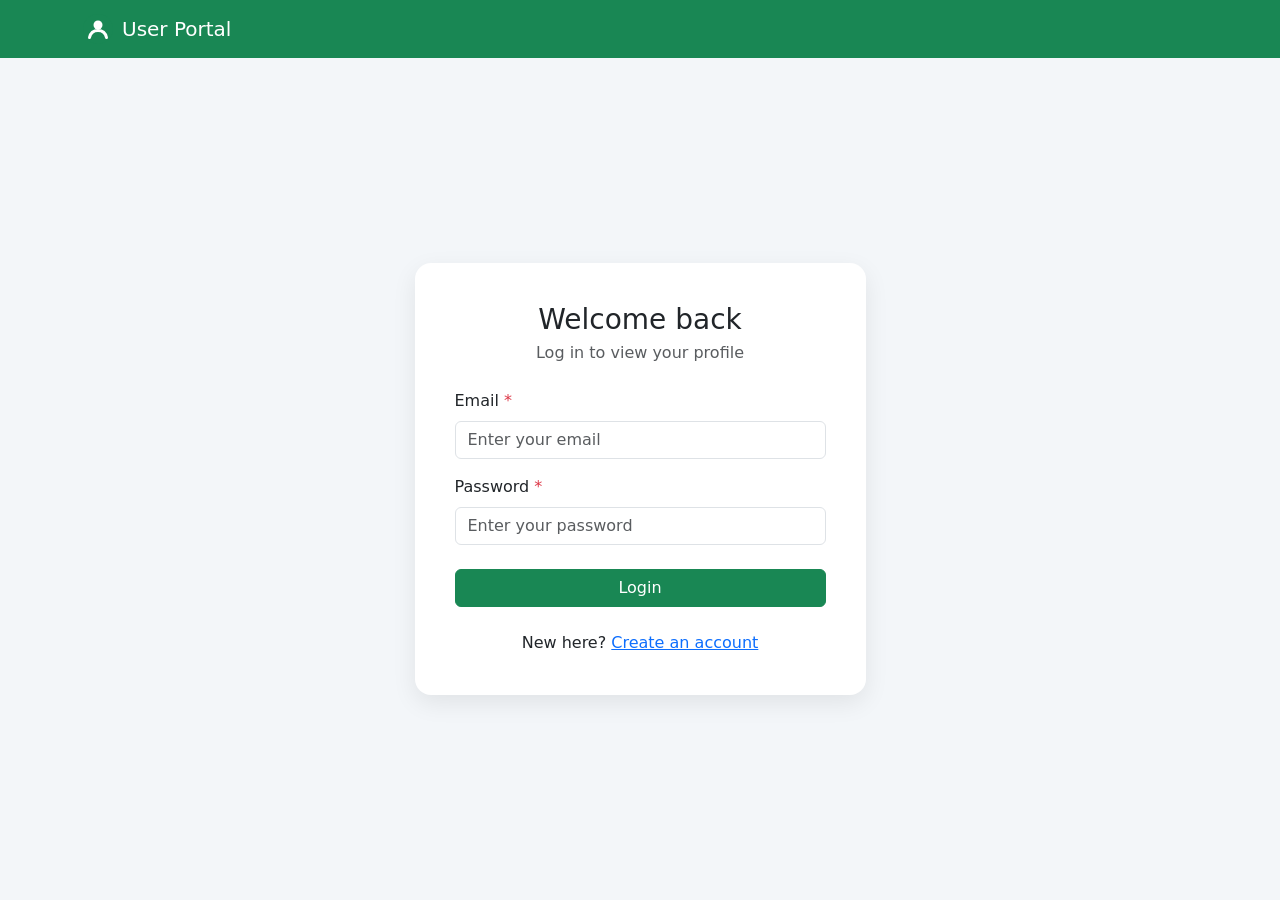
<file: index.html>
<!DOCTYPE html>
<html lang="en">
<head>
    <meta charset="UTF-8">
    <meta name="viewport" content="width=device-width, initial-scale=1">
    <meta http-equiv="refresh" content="0; url=login.html">
    <title>User Portal</title>
    <link rel="icon" href="assets/logo.svg" type="image/svg+xml">
    <link rel="stylesheet" href="https://cdn.jsdelivr.net/npm/bootstrap@5.3.3/dist/css/bootstrap.min.css">
    <link rel="stylesheet" href="css/style.css">
</head>
<body>
    <main class="page-main">
        <div class="container text-center">
            <div class="spinner-border text-success" role="status">
                <span class="visually-hidden">Redirecting to the login page...</span>
            </div>
        </div>
    </main>
</body>
</html>
</file>
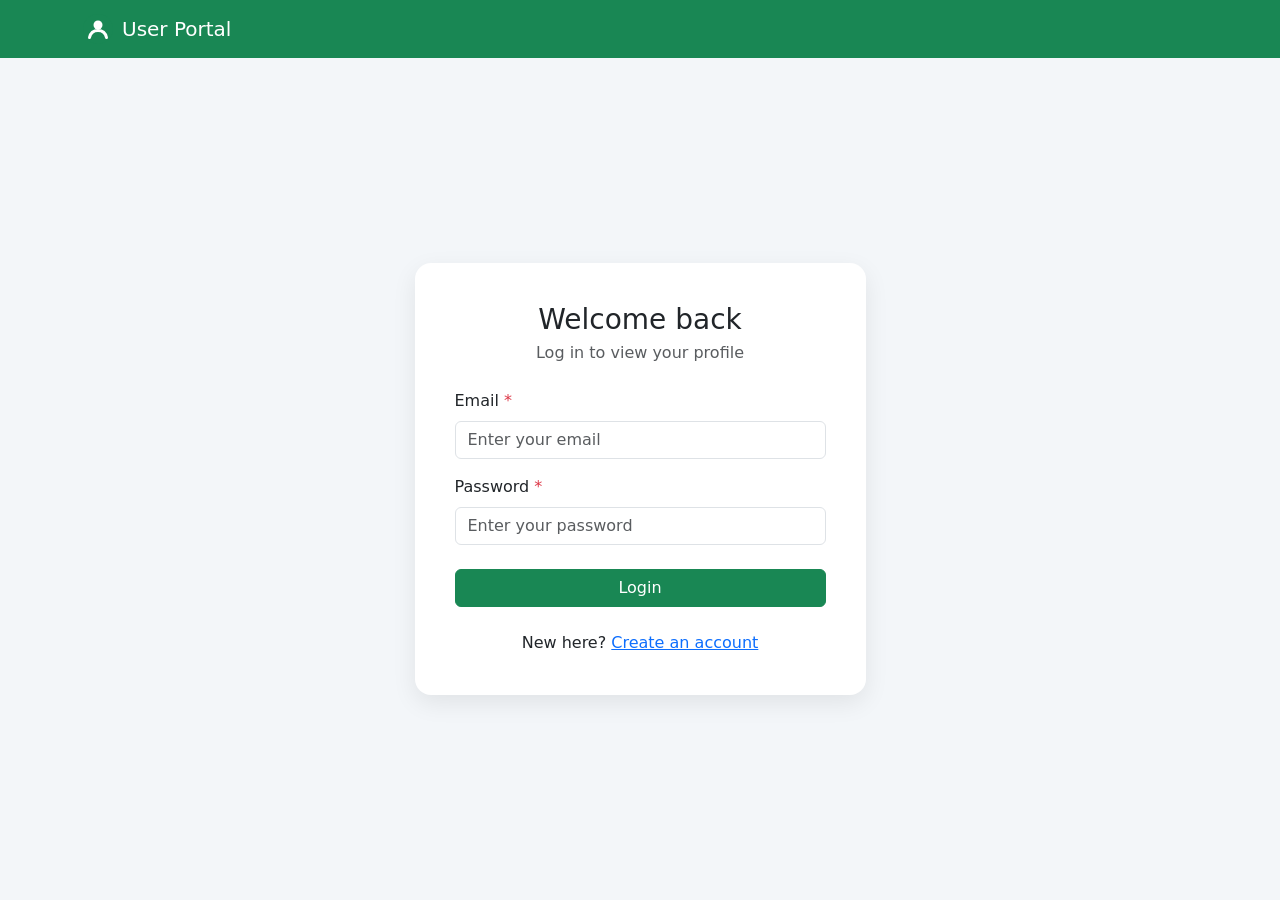
<file: login.html>
<!DOCTYPE html>
<html lang="en">
<head>
    <meta charset="UTF-8">
    <meta name="viewport" content="width=device-width, initial-scale=1">
    <title>User Portal | Login</title>
    <link rel="icon" href="assets/logo.svg" type="image/svg+xml">
    <link rel="stylesheet" href="https://cdn.jsdelivr.net/npm/bootstrap@5.3.3/dist/css/bootstrap.min.css">
    <link rel="stylesheet" href="css/style.css">
</head>
<body>
    <nav class="navbar navbar-dark bg-success">
        <div class="container">
            <a class="navbar-brand d-flex align-items-center gap-2" href="login.html">
                <img src="assets/logo.svg" alt="" class="brand-logo">
                User Portal
            </a>
        </div>
    </nav>

    <main class="page-main">
        <div class="container">
            <div class="row justify-content-center">
                <div class="col-12 col-sm-10 col-md-8 col-lg-6 col-xl-5 col-xxl-4">
                    <div class="card app-card">
                        <div class="card-body">
                            <h1 class="h3 mb-1 text-center">Welcome back</h1>
                            <p class="text-muted text-center mb-4">Log in to view your profile</p>

                            <div id="loginAlert" class="alert d-none" role="alert" aria-live="polite"></div>

                            <form id="loginForm" novalidate>
                                <div class="mb-3">
                                    <label for="email" class="form-label">Email <span class="text-danger" aria-hidden="true">*</span></label>
                                    <input type="email" id="email" class="form-control" placeholder="Enter your email"
                                        maxlength="255" autocomplete="email" required aria-describedby="emailError">
                                    <div id="emailError" class="invalid-feedback"></div>
                                </div>

                                <div class="mb-4">
                                    <label for="password" class="form-label">Password <span class="text-danger" aria-hidden="true">*</span></label>
                                    <input type="password" id="password" class="form-control" placeholder="Enter your password"
                                        maxlength="72" autocomplete="current-password" required aria-describedby="passwordError">
                                    <div id="passwordError" class="invalid-feedback"></div>
                                </div>

                                <button type="submit" id="loginButton" class="btn btn-success w-100">Login</button>
                            </form>

                            <p class="text-center mt-4 mb-0">
                                New here? <a href="register.html">Create an account</a>
                            </p>
                        </div>
                    </div>
                </div>
            </div>
        </div>
    </main>

    <script src="https://code.jquery.com/jquery-3.7.1.min.js"></script>
    <script src="js/common.js"></script>
    <script src="js/validation.js"></script>
    <script src="js/login.js"></script>
</body>
</html>
</file>
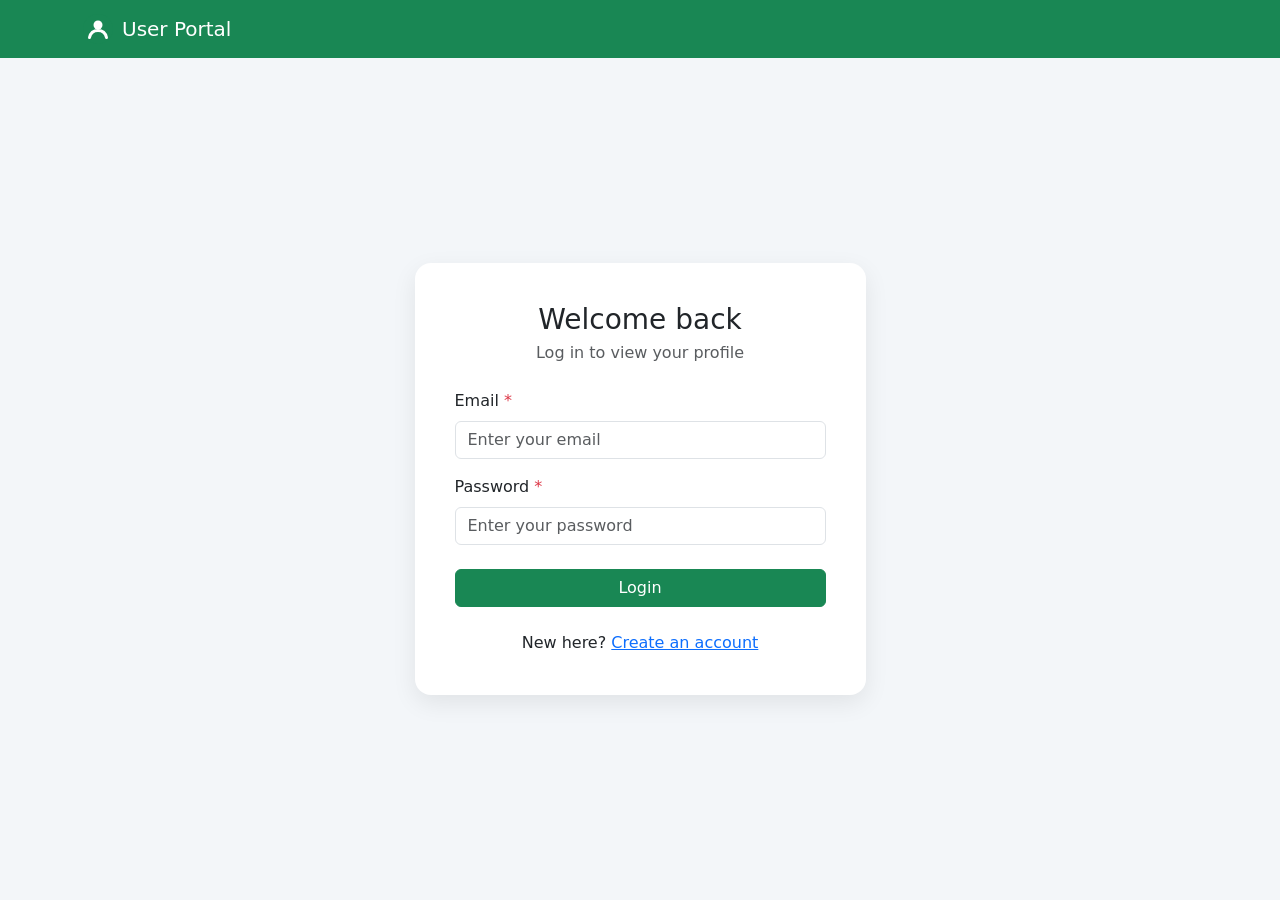
<file: profile.html>
<!DOCTYPE html>
<html lang="en">
<head>
    <meta charset="UTF-8">
    <meta name="viewport" content="width=device-width, initial-scale=1">
    <title>User Portal | Profile</title>
    <link rel="icon" href="assets/logo.svg" type="image/svg+xml">
    <link rel="stylesheet" href="https://cdn.jsdelivr.net/npm/bootstrap@5.3.3/dist/css/bootstrap.min.css">
    <link rel="stylesheet" href="css/style.css">
</head>
<body>
    <nav class="navbar navbar-dark bg-success">
        <div class="container">
            <a class="navbar-brand d-flex align-items-center gap-2" href="profile.html">
                <img src="assets/logo.svg" alt="" class="brand-logo">
                User Portal
            </a>
            <button type="button" id="logoutButton" class="btn btn-outline-light btn-sm">Logout</button>
        </div>
    </nav>

    <main class="page-main">
        <div class="container">
            <div class="row justify-content-center">
                <div class="col-12 col-md-10 col-lg-8 col-xl-7 col-xxl-6">
                    <div class="card app-card">
                        <div class="card-body">
                            <div id="profileAlert" class="alert d-none" role="alert" aria-live="polite"></div>

                            <div id="profileLoading" class="text-center py-5">
                                <div class="spinner-border text-success" role="status">
                                    <span class="visually-hidden">Loading profile...</span>
                                </div>
                            </div>

                            <div id="profileContent" class="d-none">
                                <div class="d-flex flex-column flex-sm-row align-items-center gap-3 mb-4 text-center text-sm-start">
                                    <div id="profileAvatar"
                                        class="profile-avatar rounded-circle bg-success text-white d-flex align-items-center justify-content-center fw-bold"
                                        aria-hidden="true"></div>
                                    <div>
                                        <h1 id="profileName" class="h4 mb-1"></h1>
                                        <p id="profileEmail" class="text-muted mb-0"></p>
                                    </div>
                                </div>

                                <section id="profileView" aria-labelledby="profileViewHeading">
                                    <div class="d-flex flex-wrap align-items-center justify-content-between gap-2 mb-3">
                                        <h2 id="profileViewHeading" class="h5 mb-0">Profile details</h2>
                                        <button type="button" id="editProfileButton" class="btn btn-success btn-sm">
                                            Edit profile
                                        </button>
                                    </div>

                                    <dl class="row profile-details mb-0">
                                        <dt class="col-sm-4">Age</dt>
                                        <dd id="viewAge" class="col-sm-8"></dd>

                                        <dt class="col-sm-4">Date of birth</dt>
                                        <dd id="viewDob" class="col-sm-8"></dd>

                                        <dt class="col-sm-4">Contact number</dt>
                                        <dd id="viewContact" class="col-sm-8"></dd>

                                        <dt class="col-sm-4">Address</dt>
                                        <dd id="viewAddress" class="col-sm-8 profile-multiline-value"></dd>
                                    </dl>
                                </section>

                                <section id="profileEditSection" class="d-none" aria-labelledby="profileEditHeading">
                                    <h2 id="profileEditHeading" class="h5 mb-3">Edit profile</h2>

                                    <form id="profileForm" novalidate>
                                        <div class="row g-3">
                                            <div class="col-12 col-sm-6">
                                                <label for="age" class="form-label">Age</label>
                                                <input type="text" id="age" class="form-control" placeholder="Enter your age"
                                                    maxlength="3" inputmode="numeric" aria-describedby="ageError">
                                                <div id="ageError" class="invalid-feedback"></div>
                                            </div>

                                            <div class="col-12 col-sm-6">
                                                <label for="dob" class="form-label">Date of birth</label>
                                                <input type="date" id="dob" class="form-control" autocomplete="bday"
                                                    aria-describedby="dobError">
                                                <div id="dobError" class="invalid-feedback"></div>
                                            </div>

                                            <div class="col-12">
                                                <label for="contact" class="form-label">Contact number</label>
                                                <input type="tel" id="contact" class="form-control"
                                                    placeholder="Enter your contact number" maxlength="20" autocomplete="tel"
                                                    aria-describedby="contactHint contactError">
                                                <div id="contactHint" class="form-text">10-15 digits, may start with +.</div>
                                                <div id="contactError" class="invalid-feedback"></div>
                                            </div>

                                            <div class="col-12">
                                                <label for="address" class="form-label">Address</label>
                                                <textarea id="address" class="form-control address-input" rows="3"
                                                    placeholder="Enter your address" maxlength="255"
                                                    autocomplete="street-address" aria-describedby="addressError"></textarea>
                                                <div id="addressError" class="invalid-feedback"></div>
                                            </div>
                                        </div>

                                        <div class="d-flex flex-column-reverse flex-sm-row justify-content-sm-end gap-2 mt-4">
                                            <button type="button" id="cancelEditButton" class="btn btn-outline-secondary">
                                                Cancel
                                            </button>
                                            <button type="submit" id="saveProfileButton" class="btn btn-success">
                                                Save profile
                                            </button>
                                        </div>
                                    </form>
                                </section>
                            </div>
                        </div>
                    </div>
                </div>
            </div>
        </div>
    </main>

    <script src="https://code.jquery.com/jquery-3.7.1.min.js"></script>
    <script src="js/common.js"></script>
    <script src="js/validation.js"></script>
    <script src="js/profile.js"></script>
</body>
</html>
</file>
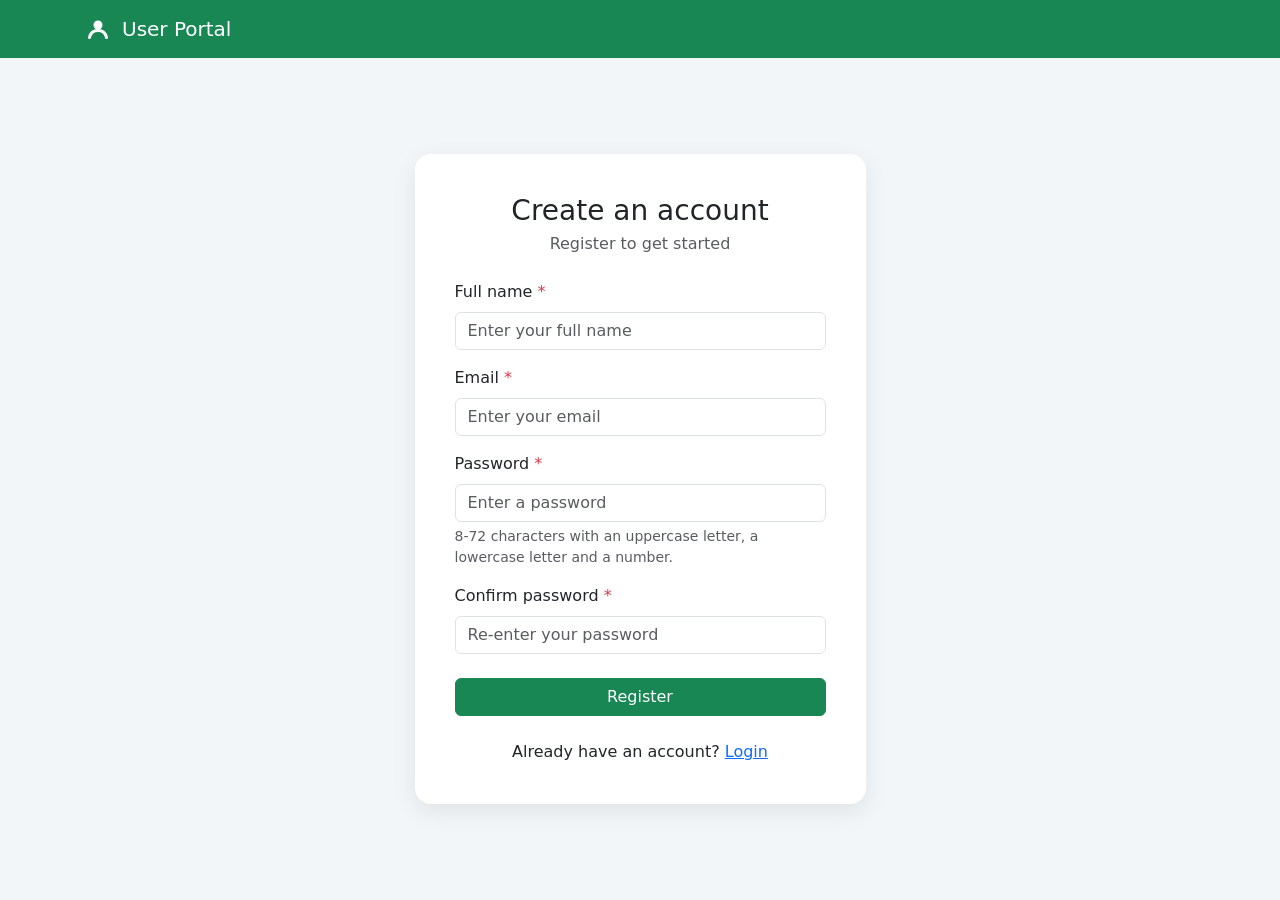
<file: register.html>
<!DOCTYPE html>
<html lang="en">
<head>
    <meta charset="UTF-8">
    <meta name="viewport" content="width=device-width, initial-scale=1">
    <title>User Portal | Register</title>
    <link rel="icon" href="assets/logo.svg" type="image/svg+xml">
    <link rel="stylesheet" href="https://cdn.jsdelivr.net/npm/bootstrap@5.3.3/dist/css/bootstrap.min.css">
    <link rel="stylesheet" href="css/style.css">
</head>
<body>
    <nav class="navbar navbar-dark bg-success">
        <div class="container">
            <a class="navbar-brand d-flex align-items-center gap-2" href="login.html">
                <img src="assets/logo.svg" alt="" class="brand-logo">
                User Portal
            </a>
        </div>
    </nav>

    <main class="page-main">
        <div class="container">
            <div class="row justify-content-center">
                <div class="col-12 col-sm-10 col-md-8 col-lg-6 col-xl-5 col-xxl-4">
                    <div class="card app-card">
                        <div class="card-body">
                            <h1 class="h3 mb-1 text-center">Create an account</h1>
                            <p class="text-muted text-center mb-4">Register to get started</p>

                            <div id="registerAlert" class="alert d-none" role="alert" aria-live="polite"></div>

                            <form id="registerForm" novalidate>
                                <div class="mb-3">
                                    <label for="fullName" class="form-label">Full name <span class="text-danger" aria-hidden="true">*</span></label>
                                    <input type="text" id="fullName" class="form-control" placeholder="Enter your full name"
                                        maxlength="100" autocomplete="name" required aria-describedby="fullNameError">
                                    <div id="fullNameError" class="invalid-feedback"></div>
                                </div>

                                <div class="mb-3">
                                    <label for="email" class="form-label">Email <span class="text-danger" aria-hidden="true">*</span></label>
                                    <input type="email" id="email" class="form-control" placeholder="Enter your email"
                                        maxlength="255" autocomplete="email" required aria-describedby="emailError">
                                    <div id="emailError" class="invalid-feedback"></div>
                                </div>

                                <div class="mb-3">
                                    <label for="password" class="form-label">Password <span class="text-danger" aria-hidden="true">*</span></label>
                                    <input type="password" id="password" class="form-control" placeholder="Enter a password"
                                        maxlength="72" autocomplete="new-password" required
                                        aria-describedby="passwordHint passwordError">
                                    <div id="passwordHint" class="form-text">
                                        8-72 characters with an uppercase letter, a lowercase letter and a number.
                                    </div>
                                    <div id="passwordError" class="invalid-feedback"></div>
                                </div>

                                <div class="mb-4">
                                    <label for="confirmPassword" class="form-label">Confirm password <span class="text-danger" aria-hidden="true">*</span></label>
                                    <input type="password" id="confirmPassword" class="form-control"
                                        placeholder="Re-enter your password" maxlength="72" autocomplete="new-password" required
                                        aria-describedby="confirmPasswordError">
                                    <div id="confirmPasswordError" class="invalid-feedback"></div>
                                </div>

                                <button type="submit" id="registerButton" class="btn btn-success w-100">Register</button>
                            </form>

                            <p class="text-center mt-4 mb-0">
                                Already have an account? <a href="login.html">Login</a>
                            </p>
                        </div>
                    </div>
                </div>
            </div>
        </div>
    </main>

    <script src="https://code.jquery.com/jquery-3.7.1.min.js"></script>
    <script src="js/common.js"></script>
    <script src="js/validation.js"></script>
    <script src="js/register.js"></script>
</body>
</html>
</file>
<file: css/style.css>
/*
 * Small additions on top of Bootstrap 5; layout and form styling come from Bootstrap classes in the HTML.
 * Mobile-first: base rules target phones, media queries add space on larger screens.
 */

:root {
    --app-background: #f3f6f9;
    --app-card-radius: 1rem;
}

/* Full-height column so the card stays vertically centred below the navbar. */
body {
    min-height: 100vh;
    display: flex;
    flex-direction: column;
    background-color: var(--app-background);
}

.brand-logo {
    width: 2rem;
    height: 2rem;
}

.page-main {
    flex: 1;
    display: flex;
    align-items: center;
    padding: 1.5rem 0.75rem;
}

.app-card {
    border: 0;
    border-radius: var(--app-card-radius);
    box-shadow: 0 0.5rem 1.5rem rgba(0, 0, 0, 0.08);
}

.app-card .card-body {
    padding: 1.5rem;
}

.profile-avatar {
    width: 4.5rem;
    height: 4.5rem;
    font-size: 1.75rem;
}

.address-input {
    resize: vertical;
}

.profile-details dt {
    color: var(--bs-secondary-color);
    font-weight: 600;
}

/* Long emails or addresses without spaces wrap instead of overflowing on small screens. */
.profile-details dd {
    overflow-wrap: anywhere;
}

/* Keeps the line breaks the user typed in the address. */
.profile-multiline-value {
    white-space: pre-line;
}

@media (min-width: 768px) {
    .page-main {
        padding: 3rem 1.5rem;
    }

    .app-card .card-body {
        padding: 2.5rem;
    }
}

@media (min-width: 1400px) {
    .app-card .card-body {
        padding: 3rem;
    }
}
</file>
